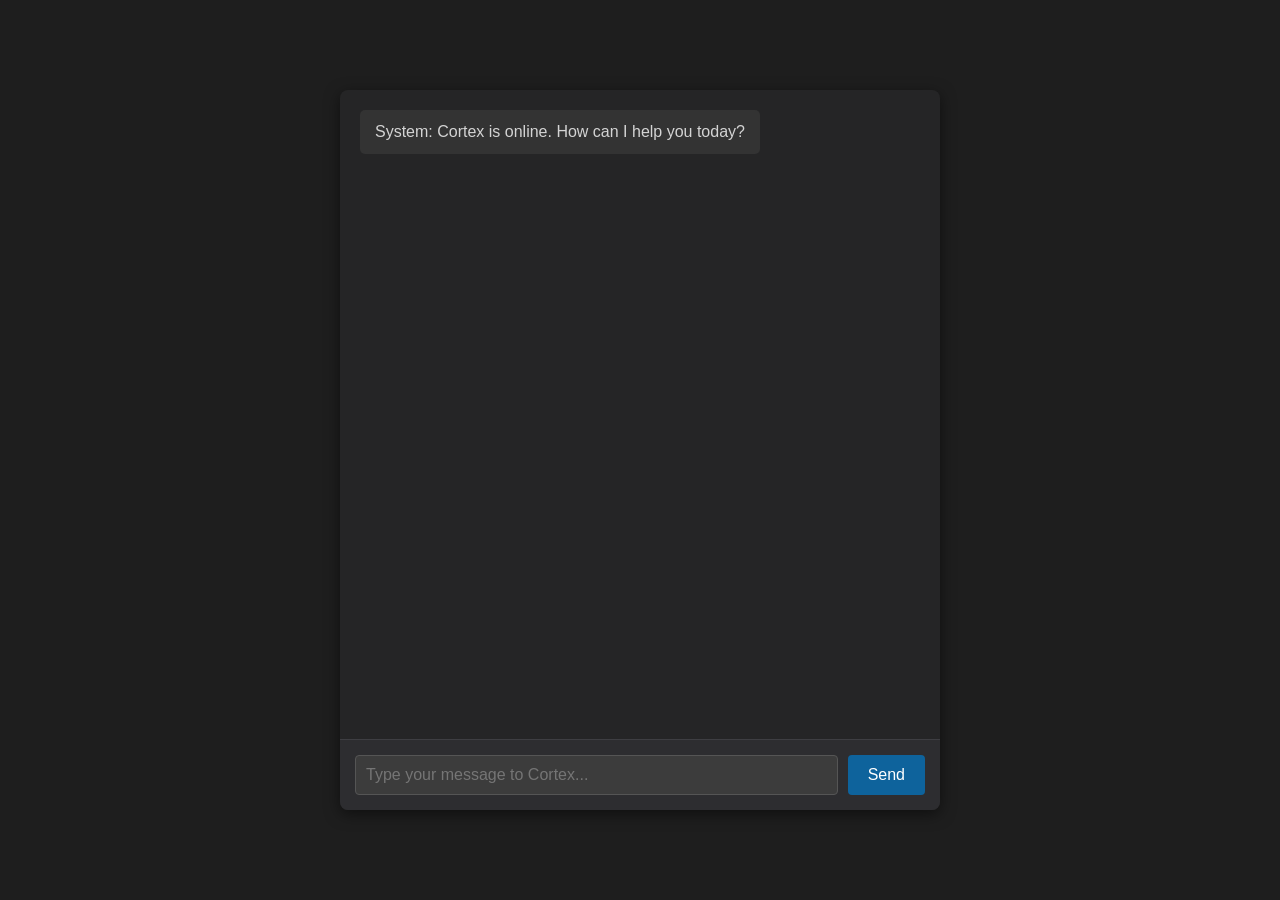
<file: chat_app/index.html>
<!DOCTYPE html>
<html lang="en">
<head>
    <meta charset="UTF-8">
    <meta name="viewport" content="width=device-width, initial-scale=1.0">
    <title>Cortex Chat Interface</title>
    <style>
        body {
            font-family: 'Segoe UI', Tahoma, Geneva, Verdana, sans-serif;
            background-color: #1e1e1e;
            color: #d4d4d4;
            display: flex;
            justify-content: center;
            align-items: center;
            height: 100vh;
            margin: 0;
        }
        #chat-container {
            width: 600px;
            height: 80vh;
            background-color: #252526;
            border-radius: 8px;
            box-shadow: 0 4px 15px rgba(0,0,0,0.5);
            display: flex;
            flex-direction: column;
            overflow: hidden;
        }
        #chat-log {
            flex-grow: 1;
            padding: 20px;
            overflow-y: auto;
            display: flex;
            flex-direction: column;
            gap: 15px;
        }
        .message {
            max-width: 80%;
            padding: 10px 15px;
            border-radius: 5px;
            line-height: 1.5;
        }
        .user-message {
            background-color: #0e639c;
            color: white;
            align-self: flex-end;
        }
        .cortex-message {
            background-color: #333333;
            color: #d4d4d4;
            align-self: flex-start;
        }
        #input-area {
            display: flex;
            padding: 15px;
            background-color: #2d2d30;
            border-top: 1px solid #3e3e42;
        }
        #user-input {
            flex-grow: 1;
            padding: 10px;
            background-color: #3c3c3c;
            border: 1px solid #555;
            color: white;
            border-radius: 4px;
            outline: none;
            font-size: 16px;
        }
        #send-btn {
            background-color: #0e639c;
            color: white;
            border: none;
            padding: 0 20px;
            margin-left: 10px;
            border-radius: 4px;
            cursor: pointer;
            font-size: 16px;
        }
        #send-btn:hover {
            background-color: #1177bb;
        }
    </style>
</head>
<body>

<div id="chat-container">
    <div id="chat-log">
        <div class="message cortex-message">System: Cortex is online. How can I help you today?</div>
    </div>
    <div id="input-area">
        <input type="text" id="user-input" placeholder="Type your message to Cortex..." autocomplete="off" />
        <button id="send-btn">Send</button>
    </div>
</div>

<script>
    const chatLog = document.getElementById('chat-log');
    const userInput = document.getElementById('user-input');
    const sendBtn = document.getElementById('send-btn');

    // Function to add a message to the chat window
    function appendMessage(text, sender) {
        const msgDiv = document.createElement('div');
        msgDiv.classList.add('message');
        msgDiv.classList.add(sender === 'user' ? 'user-message' : 'cortex-message');
        
        // Convert basic line breaks to HTML breaks for formatting
        msgDiv.innerHTML = text.replace(/\n/g, '<br>');
        
        chatLog.appendChild(msgDiv);
        chatLog.scrollTop = chatLog.scrollHeight; // Auto-scroll to bottom
    }

    // Function to send message to the FastAPI backend
    async function sendMessage() {
        const text = userInput.value.trim();
        if (!text) return;

        // Display user message instantly
        appendMessage(text, 'user');
        userInput.value = '';

        try {
            // Call the Cortex backend running on port 8000
            const response = await fetch('http://localhost:8000/chat', {
                method: 'POST',
                headers: {
                    'Content-Type': 'application/json'
                },
                body: JSON.stringify({ message: text })
            });

            if (!response.ok) throw new Error("Server error");

            const data = await response.json();
            
            // Display Cortex's response
            appendMessage(data.response, 'cortex');

        } catch (error) {
            appendMessage("Error: Could not connect to Cortex. Make sure main.py is running.", 'cortex');
            console.error(error);
        }
    }

    // Event listeners for clicking "Send" or pressing Enter
    sendBtn.addEventListener('click', sendMessage);
    userInput.addEventListener('keypress', function (e) {
        if (e.key === 'Enter') {
            sendMessage();
        }
    });
</script>

</body>
</html>
</file>
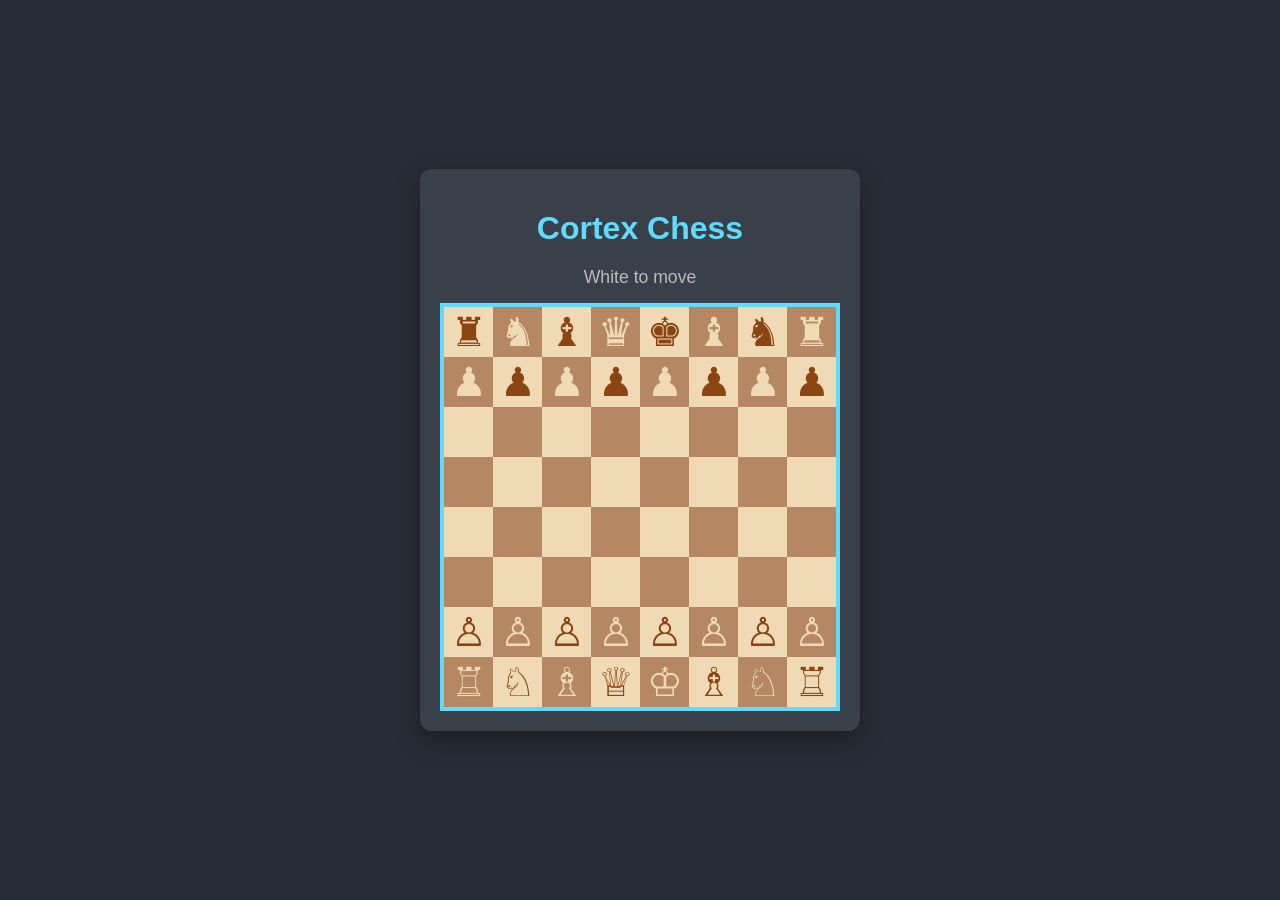
<file: cortex_chess/index.html>
<!DOCTYPE html>
<html lang="en">
<head>
    <meta charset="UTF-8">
    <meta name="viewport" content="width=device-width, initial-scale=1.0">
    <title>Cortex Chess</title>
    <style>
        body {
            font-family: Arial, sans-serif;
            display: flex;
            justify-content: center;
            align-items: center;
            min-height: 100vh;
            background-color: #282c34;
            color: #e0e0e0;
            margin: 0;
            padding: 10px;
            box-sizing: border-box;
            flex-direction: column;
        }

        .game-container {
            background-color: #3a404a;
            padding: 20px;
            border-radius: 12px;
            box-shadow: 0 10px 25px rgba(0, 0, 0, 0.3);
            text-align: center;
            max-width: 90%;
            width: 400px; /* Adjust for mobile view */
        }

        h1 {
            color: #61dafb;
            margin-bottom: 20px;
            font-size: 2em;
        }

        #game-status {
            margin-bottom: 15px;
            font-size: 1.1em;
            color: #bbbbbb;
        }

        #chessboard {
            display: grid;
            grid-template-columns: repeat(8, 1fr);
            grid-template-rows: repeat(8, 1fr);
            width: 100%;
            padding-bottom: 100%; /* Makes height equal to width */
            position: relative;
            border: 4px solid #61dafb;
            box-sizing: border-box;
        }

        .square {
            position: absolute;
            width: 12.5%; /* 1/8th of the board width */
            height: 12.5%; /* 1/8th of the board height */
            display: flex;
            justify-content: center;
            align-items: center;
            font-size: 2.5em; /* Size of the chess pieces */
            cursor: pointer;
            user-select: none;
            box-sizing: border-box;
            transition: background-color 0.1s;
        }

        .light {
            background-color: #f0d9b5;
            color: #8b4513; /* Darker piece color on light squares */
        }

        .dark {
            background-color: #b58863;
            color: #f0d9b5; /* Lighter piece color on dark squares */
        }

        .selected {
            background-color: #a0c8ff; /* Highlight for selected piece */
        }

        .highlight-move {
            background-color: #76ff03 !important; /* Green highlight for valid moves */
            opacity: 0.8;
        }

        .highlight-capture {
            background-color: #ff1744 !important; /* Red highlight for capture moves */
            opacity: 0.8;
        }
    </style>
</head>
<body>
    <div class="game-container">
        <h1>Cortex Chess</h1>
        <p id="game-status">White to move</p>
        <div id="chessboard">
            <!-- Squares will be generated by JavaScript -->
        </div>
    </div>

    <script>
        document.addEventListener('DOMContentLoaded', () => {
            const chessboardElement = document.getElementById('chessboard');
            const gameStatusElement = document.getElementById('game-status');

            // Piece Unicode characters
            const PIECES = {
                'K': '♔', 'Q': '♕', 'R': '♖', 'B': '♗', 'N': '♘', 'P': '♙',
                'k': '♚', 'q': '♛', 'r': '♜', 'b': '♝', 'n': '♞', 'p': '♟︎'
            };

            // Initial board setup (FEN string for starting position)
            let board = [
                ['r', 'n', 'b', 'q', 'k', 'b', 'n', 'r'],
                ['p', 'p', 'p', 'p', 'p', 'p', 'p', 'p'],
                ['', '', '', '', '', '', '', ''],
                ['', '', '', '', '', '', '', ''],
                ['', '', '', '', '', '', '', ''],
                ['', '', '', '', '', '', '', ''],
                ['P', 'P', 'P', 'P', 'P', 'P', 'P', 'P'],
                ['R', 'N', 'B', 'Q', 'K', 'B', 'N', 'R']
            ];

            let turn = 'white'; // 'white' or 'black'
            let selectedSquare = null; // Stores the {row, col} of the selected piece

            // --- Board Rendering ---
            const renderBoard = () => {
                chessboardElement.innerHTML = ''; // Clear existing squares
                for (let r = 0; r < 8; r++) {
                    for (let c = 0; c < 8; c++) {
                        const square = document.createElement('div');
                        square.classList.add('square');
                        square.classList.add((r + c) % 2 === 0 ? 'light' : 'dark');
                        square.style.top = `${r * 12.5}%`;
                        square.style.left = `${c * 12.5}%`;
                        square.dataset.row = r;
                        square.dataset.col = c;

                        const piece = board[r][c];
                        if (piece) {
                            square.textContent = PIECES[piece];
                        }
                        square.addEventListener('click', () => handleSquareClick(r, c));
                        chessboardElement.appendChild(square);
                    }
                }
            };

            const updateGameStatus = () => {
                gameStatusElement.textContent = `${turn === 'white' ? 'White' : 'Black'} to move`;
            };

            // --- Piece Movement Logic (Pseudo-legal, no check validation yet) ---

            const getPieceColor = (piece) => piece === piece.toUpperCase() ? 'white' : 'black';

            const isValidSquare = (r, c) => r >= 0 && r < 8 && c >= 0 && c < 8;

            const getPawnMoves = (r, c, piece, currentBoard) => {
                const moves = [];
                const direction = (getPieceColor(piece) === 'white') ? -1 : 1; // -1 for white (up), 1 for black (down)
                const startRow = (getPieceColor(piece) === 'white') ? 6 : 1;

                // Forward 1
                if (isValidSquare(r + direction, c) && !currentBoard[r + direction][c]) {
                    moves.push({ toRow: r + direction, toCol: c });
                    // Forward 2 from start
                    if (r === startRow && !currentBoard[r + 2 * direction][c]) {
                        moves.push({ toRow: r + 2 * direction, toCol: c });
                    }
                }

                // Captures
                const captureCols = [c - 1, c + 1];
                captureCols.forEach(targetC => {
                    if (isValidSquare(r + direction, targetC)) {
                        const targetPiece = currentBoard[r + direction][targetC];
                        if (targetPiece && getPieceColor(targetPiece) !== getPieceColor(piece)) {
                            moves.push({ toRow: r + direction, toCol: targetC });
                        }
                    }
                });
                return moves;
            };

            const getRookMoves = (r, c, piece, currentBoard) => {
                const moves = [];
                const directions = [[-1, 0], [1, 0], [0, -1], [0, 1]]; // Up, Down, Left, Right

                directions.forEach(([dr, dc]) => {
                    for (let i = 1; i < 8; i++) {
                        const newR = r + dr * i;
                        const newC = c + dc * i;
                        if (!isValidSquare(newR, newC)) break;

                        const targetPiece = currentBoard[newR][newC];
                        if (!targetPiece) {
                            moves.push({ toRow: newR, toCol: newC });
                        } else {
                            if (getPieceColor(targetPiece) !== getPieceColor(piece)) {
                                moves.push({ toRow: newR, toCol: newC }); // Capture
                            }
                            break; // Blocked by own or opponent piece
                        }
                    }
                });
                return moves;
            };

            const getKnightMoves = (r, c, piece, currentBoard) => {
                const moves = [];
                const offsets = [
                    [-2, -1], [-2, 1], [-1, -2], [-1, 2],
                    [1, -2], [1, 2], [2, -1], [2, 1]
                ];

                offsets.forEach(([dr, dc]) => {
                    const newR = r + dr;
                    const newC = c + dc;
                    if (isValidSquare(newR, newC)) {
                        const targetPiece = currentBoard[newR][newC];
                        if (!targetPiece || getPieceColor(targetPiece) !== getPieceColor(piece)) {
                            moves.push({ toRow: newR, toCol: newC });
                        }
                    }
                });
                return moves;
            };

            const getBishopMoves = (r, c, piece, currentBoard) => {
                const moves = [];
                const directions = [[-1, -1], [-1, 1], [1, -1], [1, 1]]; // Diagonals

                directions.forEach(([dr, dc]) => {
                    for (let i = 1; i < 8; i++) {
                        const newR = r + dr * i;
                        const newC = c + dc * i;
                        if (!isValidSquare(newR, newC)) break;

                        const targetPiece = currentBoard[newR][newC];
                        if (!targetPiece) {
                            moves.push({ toRow: newR, toCol: newC });
                        } else {
                            if (getPieceColor(targetPiece) !== getPieceColor(piece)) {
                                moves.push({ toRow: newR, toCol: newC }); // Capture
                            }
                            break; // Blocked
                        }
                    }
                });
                return moves;
            };

            const getQueenMoves = (r, c, piece, currentBoard) => {
                // Queen moves are a combination of Rook and Bishop moves
                return [...getRookMoves(r, c, piece, currentBoard), ...getBishopMoves(r, c, piece, currentBoard)];
            };

            const getKingMoves = (r, c, piece, currentBoard) => {
                const moves = [];
                const offsets = [
                    [-1, -1], [-1, 0], [-1, 1],
                    [0, -1],           [0, 1],
                    [1, -1], [1, 0], [1, 1]
                ];

                offsets.forEach(([dr, dc]) => {
                    const newR = r + dr;
                    const newC = c + dc;
                    if (isValidSquare(newR, newC)) {
                        const targetPiece = currentBoard[newR][newC];
                        if (!targetPiece || getPieceColor(targetPiece) !== getPieceColor(piece)) {
                            moves.push({ toRow: newR, toCol: newC });
                        }
                    }
                });
                return moves;
            };


            const getLegalMoves = (r, c, currentBoard = board) => {
                const piece = currentBoard[r][c];
                if (!piece || getPieceColor(piece) !== turn) return [];

                let moves = [];
                switch (piece.toLowerCase()) {
                    case 'p': moves = getPawnMoves(r, c, piece, currentBoard); break;
                    case 'r': moves = getRookMoves(r, c, piece, currentBoard); break;
                    case 'n': moves = getKnightMoves(r, c, piece, currentBoard); break;
                    case 'b': moves = getBishopMoves(r, c, piece, currentBoard); break;
                    case 'q': moves = getQueenMoves(r, c, piece, currentBoard); break;
                    case 'k': moves = getKingMoves(r, c, piece, currentBoard); break;
                }
                // TODO: Filter out moves that leave the king in check
                return moves;
            };

            const highlightMoves = (moves) => {
                chessboardElement.querySelectorAll('.square').forEach(square => {
                    square.classList.remove('highlight-move', 'highlight-capture');
                });

                moves.forEach(move => {
                    const targetSquare = chessboardElement.querySelector(`[data-row="${move.toRow}"][data-col="${move.toCol}"]`);
                    if (targetSquare) {
                        if (board[move.toRow][move.toCol]) { // Is it a capture?
                            targetSquare.classList.add('highlight-capture');
                        } else {
                            targetSquare.classList.add('highlight-move');
                        }
                    }
                });
            };

            const clearHighlights = () => {
                chessboardElement.querySelectorAll('.square').forEach(square => {
                    square.classList.remove('selected', 'highlight-move', 'highlight-capture');
                });
            };

            // --- Event Handling ---
            const handleSquareClick = (r, c) => {
                clearHighlights(); // Clear previous highlights

                const clickedPiece = board[r][c];
                const clickedColor = clickedPiece ? getPieceColor(clickedPiece) : null;

                if (selectedSquare) {
                    // A piece is already selected, try to move it
                    const moves = getLegalMoves(selectedSquare.row, selectedSquare.col);
                    const isValidMove = moves.some(move => move.toRow === r && move.toCol === c);

                    if (isValidMove) {
                        // Make the move
                        board[r][c] = board[selectedSquare.row][selectedSquare.col];
                        board[selectedSquare.row][selectedSquare.col] = '';
                        turn = (turn === 'white') ? 'black' : 'white'; // Switch turn
                        selectedSquare = null;
                        renderBoard();
                        updateGameStatus();
                        // TODO: Check for check/checkmate/stalemate
                        // TODO: If AI's turn, make AI move
                    } else {
                        // Invalid move or clicked on own piece, deselect
                        selectedSquare = null;
                        if (clickedColor === turn) {
                            // If clicked on another of own pieces, select it
                            selectedSquare = { row: r, col: c };
                            chessboardElement.querySelector(`[data-row="${r}"][data-col="${c}"]`).classList.add('selected');
                            highlightMoves(getLegalMoves(r, c));
                        }
                    }
                } else {
                    // No piece selected, try to select one
                    if (clickedPiece && clickedColor === turn) {
                        selectedSquare = { row: r, col: c };
                        chessboardElement.querySelector(`[data-row="${r}"][data-col="${c}"]`).classList.add('selected');
                        highlightMoves(getLegalMoves(r, c));
                    }
                }
            };

            // --- AI Logic (Placeholder - will implement a simple AI later) ---
            const makeAIMove = () => {
                // This will be implemented later. For now, it's manual play.
                // A simple AI would:
                // 1. Get all legal moves for the current player (AI).
                // 2. Evaluate each move (e.g., material gain, king safety).
                // 3. Choose the best move (or a random good move).
                // 4. Apply the move.
            };

            // Initial setup
            renderBoard();
            updateGameStatus();
        });
    </script>
</body>
</html>
</file>
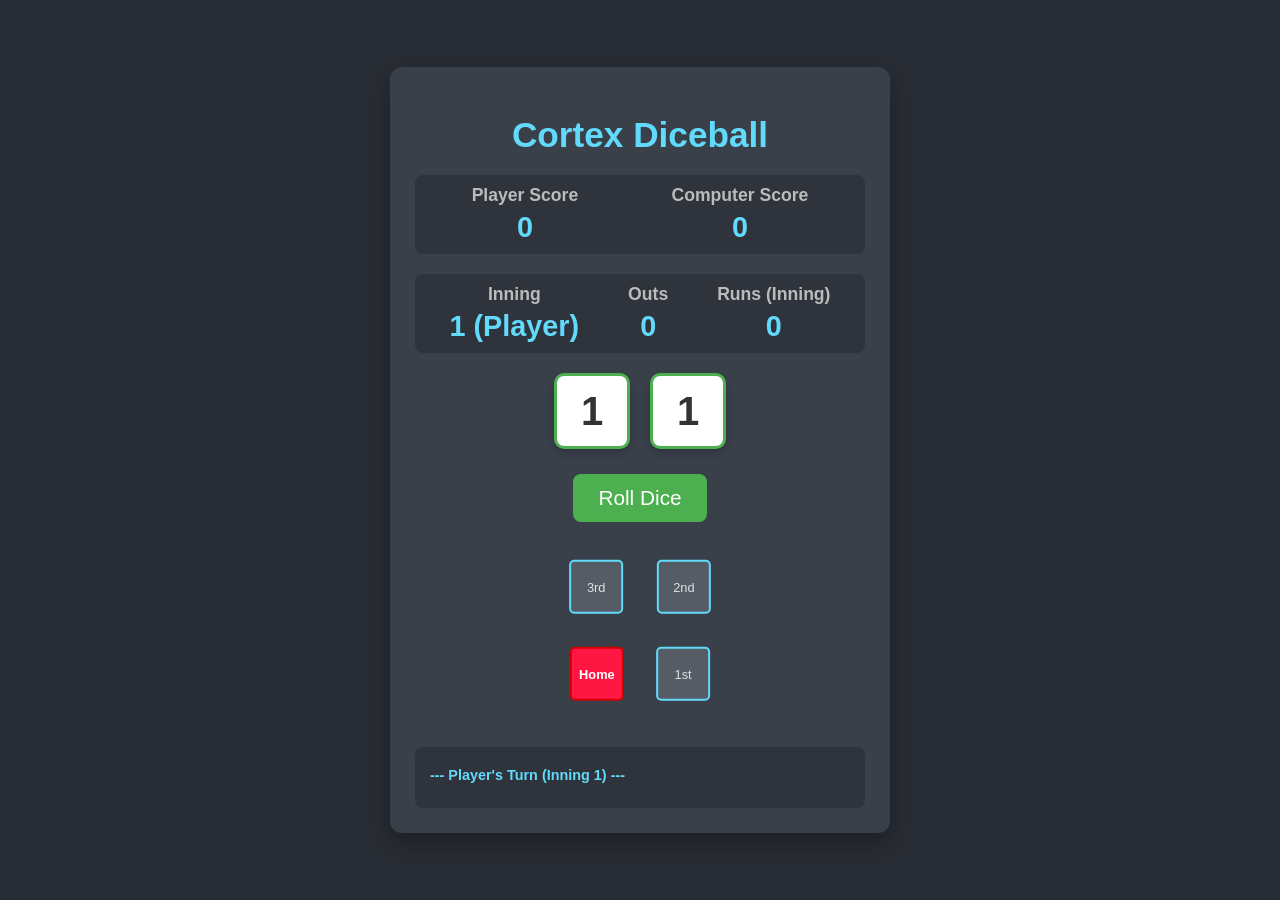
<file: cortex_diceball/index.html>
<!DOCTYPE html>
<html lang="en">
<head>
    <meta charset="UTF-8">
    <meta name="viewport" content="width=device-width, initial-scale=1.0">
    <title>Cortex Diceball</title>
    <style>
        body {
            font-family: 'Segoe UI', Tahoma, Geneva, Verdana, sans-serif;
            display: flex;
            justify-content: center;
            align-items: center;
            min-height: 100vh;
            background-color: #282c34;
            color: #e0e0e0;
            margin: 0;
            padding: 15px;
            box-sizing: border-box;
            flex-direction: column;
        }

        .game-container {
            background-color: #3a404a;
            padding: 25px;
            border-radius: 12px;
            box-shadow: 0 10px 25px rgba(0, 0, 0, 0.3);
            text-align: center;
            max-width: 90%;
            width: 450px;
        }

        h1 {
            color: #61dafb;
            margin-bottom: 20px;
            font-size: 2.2em;
        }

        .scoreboard {
            display: flex;
            justify-content: space-around;
            margin-bottom: 20px;
            padding: 10px;
            background-color: #2f343c;
            border-radius: 8px;
        }

        .score-item {
            text-align: center;
        }

        .score-item h2 {
            margin: 0;
            font-size: 1.1em;
            color: #bbbbbb;
        }

        .score-item p {
            margin: 5px 0 0;
            font-size: 1.8em;
            font-weight: bold;
            color: #61dafb;
        }

        #dice-container {
            display: flex;
            justify-content: center;
            gap: 20px;
            margin-bottom: 25px;
        }

        .die {
            width: 70px;
            height: 70px;
            background-color: #fff;
            border: 3px solid #4caf50;
            border-radius: 10px;
            display: flex;
            justify-content: center;
            align-items: center;
            font-size: 2.5em;
            font-weight: bold;
            color: #333;
            box-shadow: 0 4px 8px rgba(0, 0, 0, 0.2);
        }

        #roll-button {
            padding: 12px 25px;
            font-size: 1.3em;
            background-color: #4caf50;
            color: white;
            border: none;
            border-radius: 8px;
            cursor: pointer;
            transition: background-color 0.2s, transform 0.1s;
            margin-bottom: 20px;
        }

        #roll-button:hover:not(:disabled) {
            background-color: #43a047;
            transform: translateY(-2px);
        }

        #roll-button:disabled {
            background-color: #66bb6a;
            cursor: not-allowed;
            opacity: 0.7;
        }

        #bases-container {
            display: grid;
            grid-template-areas:
                ". second ."
                "third . first"
                ". home .";
            gap: 5px;
            width: 180px; /* Diamond shape */
            height: 180px;
            margin: 0 auto 25px;
            position: relative;
            transform: rotate(45deg);
        }

        .base {
            width: 50px;
            height: 50px;
            background-color: #555c66;
            border: 2px solid #61dafb;
            display: flex;
            justify-content: center;
            align-items: center;
            font-size: 0.8em;
            color: #e0e0e0;
            border-radius: 5px; /* Slightly rounded for bases */
            position: relative;
            transform: rotate(-45deg); /* Counter-rotate text */
        }
        .base.occupied {
            background-color: #ffeb3b;
            border-color: #fbc02d;
            color: #333;
            font-weight: bold;
        }

        #first-base { grid-area: first; }
        #second-base { grid-area: second; }
        #third-base { grid-area: third; }
        #home-plate {
            grid-area: home;
            background-color: #ff1744;
            border-color: #d50000;
            color: white;
            font-weight: bold;
        }

        #game-log {
            background-color: #2f343c;
            padding: 15px;
            border-radius: 8px;
            max-height: 150px;
            overflow-y: auto;
            text-align: left;
            font-size: 0.9em;
            color: #bbbbbb;
            margin-top: 20px;
        }

        #game-log p {
            margin: 5px 0;
            border-bottom: 1px dashed #4a505c;
            padding-bottom: 5px;
        }
        #game-log p:last-child {
            border-bottom: none;
        }

        .message-inning {
            color: #61dafb;
            font-weight: bold;
        }
        .message-event {
            color: #4caf50;
        }
        .message-out {
            color: #ff1744;
        }
        .message-run {
            color: #ffeb3b;
            font-weight: bold;
        }
        .message-game-end {
            color: #fff;
            font-weight: bold;
            font-size: 1.1em;
        }
    </style>
</head>
<body>
    <div class="game-container">
        <h1>Cortex Diceball</h1>

        <div class="scoreboard">
            <div class="score-item">
                <h2>Player Score</h2>
                <p id="player-total-score">0</p>
            </div>
            <div class="score-item">
                <h2>Computer Score</h2>
                <p id="computer-total-score">0</p>
            </div>
        </div>

        <div class="scoreboard">
            <div class="score-item">
                <h2>Inning</h2>
                <p id="current-inning">1</p>
            </div>
            <div class="score-item">
                <h2>Outs</h2>
                <p id="current-outs">0</p>
            </div>
            <div class="score-item">
                <h2>Runs (Inning)</h2>
                <p id="inning-runs">0</p>
            </div>
        </div>

        <div id="dice-container">
            <div class="die" id="die1">1</div>
            <div class="die" id="die2">1</div>
        </div>

        <button id="roll-button">Roll Dice</button>

        <div id="bases-container">
            <div class="base" id="first-base">1st</div>
            <div class="base" id="second-base">2nd</div>
            <div class="base" id="third-base">3rd</div>
            <div class="base" id="home-plate">Home</div>
        </div>

        <div id="game-log"></div>
    </div>

    <script>
        document.addEventListener('DOMContentLoaded', () => {
            const die1Element = document.getElementById('die1');
            const die2Element = document.getElementById('die2');
            const rollButton = document.getElementById('roll-button');
            const currentInningElement = document.getElementById('current-inning');
            const currentOutsElement = document.getElementById('current-outs');
            const inningRunsElement = document.getElementById('inning-runs');
            const playerTotalScoreElement = document.getElementById('player-total-score');
            const computerTotalScoreElement = document.getElementById('computer-total-score');
            const firstBaseElement = document.getElementById('first-base');
            const secondBaseElement = document.getElementById('second-base');
            const thirdBaseElement = document.getElementById('third-base');
            const gameLogElement = document.getElementById('game-log');

            const MAX_INNINGS = 9;

            let gameState = {
                inning: 1,
                isPlayerTurn: true,
                outs: 0,
                inningRuns: 0,
                bases: [false, false, false], // [1st, 2nd, 3rd]
                playerScore: 0,
                computerScore: 0,
                gameOver: false
            };

            const logMessage = (message, type = '') => {
                const p = document.createElement('p');
                p.innerHTML = message;
                if (type) p.classList.add(type);
                gameLogElement.prepend(p); // Add to top
                if (gameLogElement.children.length > 20) { // Keep log manageable
                    gameLogElement.removeChild(gameLogElement.lastChild);
                }
            };

            const updateUI = () => {
                currentInningElement.textContent = `${gameState.inning} (${gameState.isPlayerTurn ? 'Player' : 'Computer'})`;
                currentOutsElement.textContent = gameState.outs;
                inningRunsElement.textContent = gameState.inningRuns;
                playerTotalScoreElement.textContent = gameState.playerScore;
                computerTotalScoreElement.textContent = gameState.computerScore;

                firstBaseElement.classList.toggle('occupied', gameState.bases[0]);
                secondBaseElement.classList.toggle('occupied', gameState.bases[1]);
                thirdBaseElement.classList.toggle('occupied', gameState.bases[2]);

                rollButton.disabled = gameState.gameOver;
                if (gameState.gameOver) {
                    rollButton.textContent = 'Game Over';
                }
            };

            const resetInning = () => {
                gameState.outs = 0;
                gameState.inningRuns = 0;
                gameState.bases = [false, false, false];
                updateUI();
            };

            const advanceRunners = (eventText) => {
                let runsScoredThisPlay = 0;

                // Helper to score a runner
                const scoreRunner = (baseNum) => {
                    if (gameState.bases[baseNum - 1]) {
                        runsScoredThisPlay++;
                        gameState.inningRuns++;
                        logMessage(`<span class="message-run">A runner scored from ${baseNum}st/nd/rd base!</span>`, 'message-run');
                    }
                };

                // Advance based on event
                switch (eventText) {
                    case 'Home Run':
                        scoreRunner(3); scoreRunner(2); scoreRunner(1); // Clear bases
                        runsScoredThisPlay++; // Batter scores
                        gameState.inningRuns++;
                        gameState.bases = [false, false, false]; // Bases cleared
                        logMessage(`<span class="message-run">HOME RUN!</span>`, 'message-run');
                        break;
                    case 'Triple':
                        scoreRunner(3); scoreRunner(2); scoreRunner(1);
                        gameState.bases = [false, false, true]; // Batter on 3rd
                        break;
                    case 'Double':
                        scoreRunner(3); scoreRunner(2);
                        gameState.bases = [false, true, false]; // Batter on 2nd
                        if (gameState.bases[0]) gameState.bases[2] = true; // 1st to 3rd
                        break;
                    case 'Single':
                    case 'Walk': // Walk has same base advancement as single in Diceball
                        scoreRunner(3); // 3rd scores
                        if (gameState.bases[1]) gameState.bases[2] = true; // 2nd to 3rd
                        if (gameState.bases[0]) gameState.bases[1] = true; // 1st to 2nd
                        gameState.bases[0] = true; // Batter on 1st
                        break;
                }
                // Update total score after inningRuns are calculated
                if (gameState.isPlayerTurn) {
                    gameState.playerScore += runsScoredThisPlay;
                } else {
                    gameState.computerScore += runsScoredThisPlay;
                }
                updateUI();
            };

            const handleRollOutcome = (die1, die2) => {
                const sum = die1 + die2;
                let eventText = '';
                let outsToAdd = 0;

                if (die1 === die2) { // Doubles
                    switch (die1) {
                        case 1: // Snake Eyes
                            eventText = 'Triple Play!';
                            outsToAdd = 3;
                            break;
                        case 2:
                            eventText = 'Double Play!';
                            outsToAdd = 2;
                            break;
                        case 3:
                            eventText = 'Home Run!';
                            advanceRunners(eventText);
                            break;
                        case 4:
                            eventText = 'Triple!';
                            advanceRunners(eventText);
                            break;
                        case 5:
                            eventText = 'Double!';
                            advanceRunners(eventText);
                            break;
                        case 6:
                            eventText = 'Walk!'; // Acts like a single for base advancement
                            advanceRunners(eventText);
                            break;
                    }
                } else { // Non-doubles
                    switch (sum) {
                        case 7:
                            eventText = 'Single!';
                            advanceRunners(eventText);
                            break;
                        case 8:
                        case 9:
                        case 10:
                        case 11:
                            eventText = 'Out!';
                            outsToAdd = 1;
                            break;
                        case 12:
                            eventText = 'Home Run!';
                            advanceRunners(eventText);
                            break;
                    }
                }

                logMessage(`${gameState.isPlayerTurn ? 'Player' : 'Computer'} rolled ${die1} and ${die2}. Result: <span class="message-event">${eventText}</span>`);

                gameState.outs += outsToAdd;
                if (outsToAdd > 0) {
                    logMessage(`<span class="message-out">${outsToAdd} out${outsToAdd > 1 ? 's' : ''} added! Total outs: ${gameState.outs}</span>`, 'message-out');
                }

                updateUI();

                if (gameState.outs >= 3) {
                    endBattingTurn();
                }
            };

            const endBattingTurn = () => {
                logMessage(`<span class="message-inning">${gameState.isPlayerTurn ? 'Player' : 'Computer'}'s turn ends. ${gameState.inningRuns} runs scored this inning.</span>`, 'message-inning');
                resetInning();
                gameState.isPlayerTurn = !gameState.isPlayerTurn;

                if (gameState.isPlayerTurn === false && gameState.inning <= MAX_INNINGS) {
                    // It's the computer's turn, make it roll automatically
                    logMessage(`<span class="message-inning">--- Computer's Turn (Inning ${gameState.inning}) ---</span>`, 'message-inning');
                    setTimeout(computerTurn, 1500); // Give a slight delay for readability
                } else if (gameState.isPlayerTurn === true && gameState.inning < MAX_INNINGS) {
                    gameState.inning++;
                    logMessage(`<span class="message-inning">--- Player's Turn (Inning ${gameState.inning}) ---</span>`, 'message-inning');
                    updateUI();
                } else if (gameState.isPlayerTurn === false && gameState.inning > MAX_INNINGS) {
                    // Both teams finished 9 innings
                    endGame();
                } else if (gameState.isPlayerTurn === true && gameState.inning === MAX_INNINGS && !gameState.gameOver) {
                    // Player's last turn in 9th inning
                    logMessage(`<span class="message-inning">--- Player's Final Turn (Inning ${gameState.inning}) ---</span>`, 'message-inning');
                    updateUI();
                }
                 // Special case: If it's the bottom of the 9th and computer has higher score, end game
                if (gameState.inning === MAX_INNINGS && gameState.isPlayerTurn === false && gameState.computerScore > gameState.playerScore) {
                    endGame();
                }
            };

            const computerTurn = () => {
                if (gameState.gameOver || gameState.outs >= 3) return; // Should not happen if called correctly

                const die1 = Math.floor(Math.random() * 6) + 1;
                const die2 = Math.floor(Math.random() * 6) + 1;
                die1Element.textContent = die1;
                die2Element.textContent = die2;

                handleRollOutcome(die1, die2);

                if (gameState.outs < 3 && !gameState.gameOver) {
                    setTimeout(computerTurn, 2000); // Continue computer's turn after a delay
                }
            };

            const endGame = () => {
                gameState.gameOver = true;
                let finalMessage = 'Game Over! ';
                if (gameState.playerScore > gameState.computerScore) {
                    finalMessage += `Player Wins with ${gameState.playerScore} to ${gameState.computerScore}!`;
                } else if (gameState.computerScore > gameState.playerScore) {
                    finalMessage += `Computer Wins with ${gameState.computerScore} to ${gameState.playerScore}!`;
                } else {
                    finalMessage += `It's a Tie! ${gameState.playerScore} to ${gameState.computerScore}.`;
                }
                logMessage(`<span class="message-game-end">${finalMessage}</span>`, 'message-game-end');
                alert(finalMessage);
                updateUI();
            };

            rollButton.addEventListener('click', () => {
                if (gameState.gameOver || !gameState.isPlayerTurn) return;

                const die1 = Math.floor(Math.random() * 6) + 1;
                const die2 = Math.floor(Math.random() * 6) + 1;
                die1Element.textContent = die1;
                die2Element.textContent = die2;

                handleRollOutcome(die1, die2);
            });

            // Initial setup
            logMessage(`<span class="message-inning">--- Player's Turn (Inning 1) ---</span>`, 'message-inning');
            updateUI();
        });
    </script>
</body>
</html>
</file>
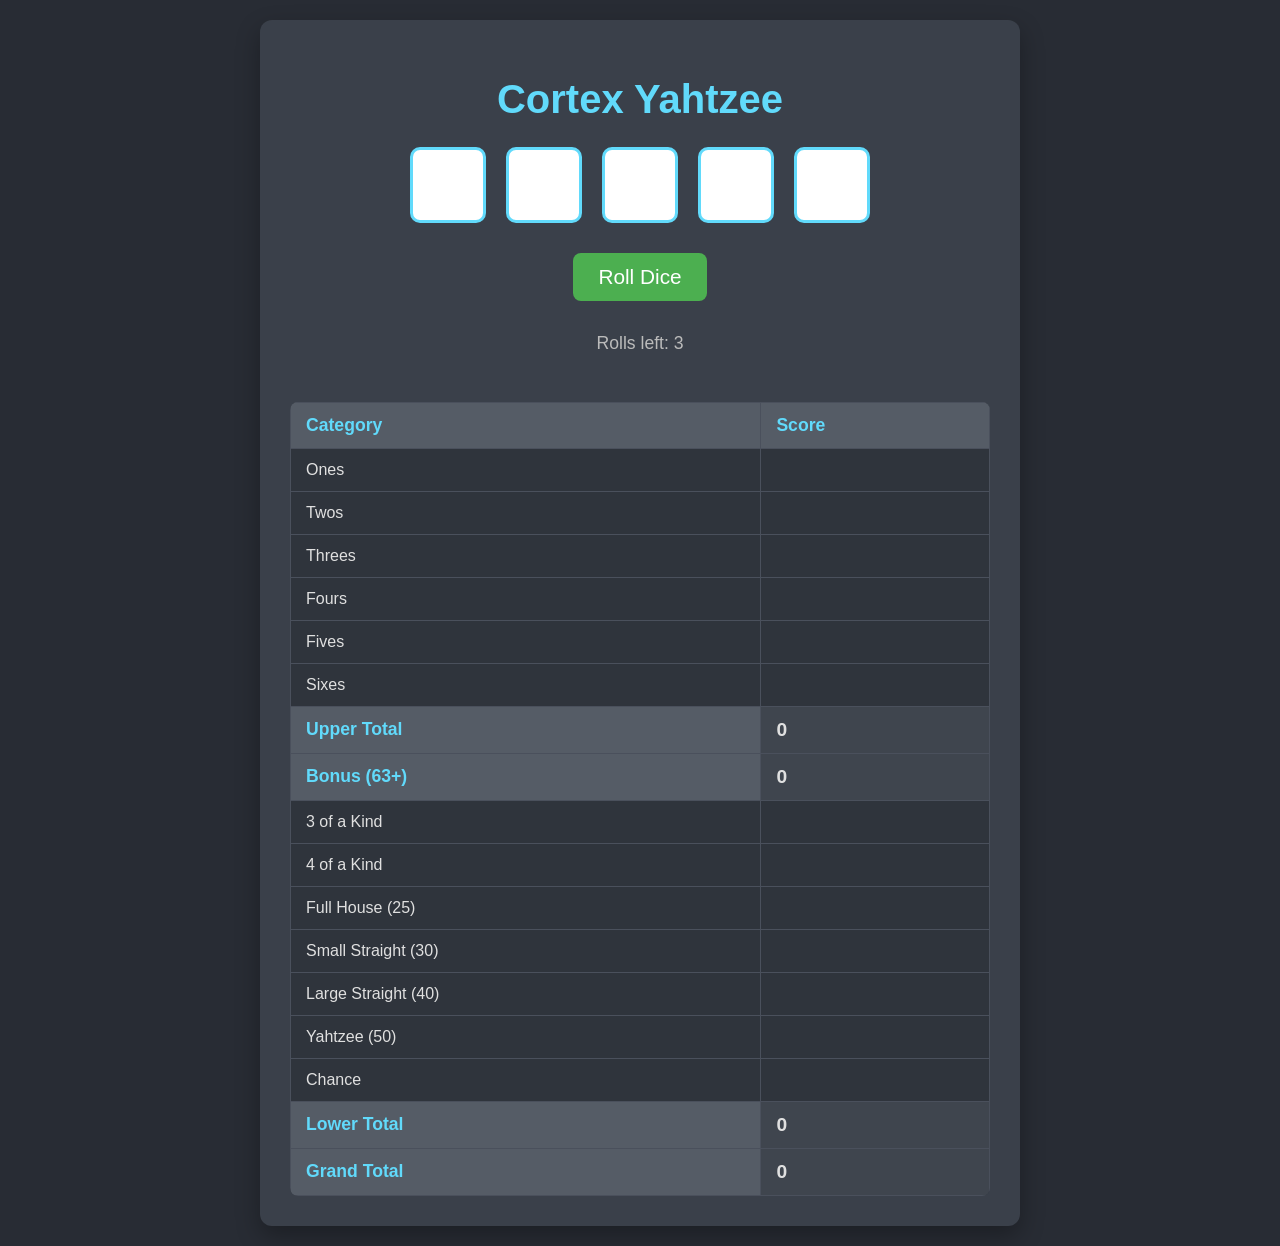
<file: cortex_yatzee/index.html>
<!DOCTYPE html>
<html lang="en">
<head>
    <meta charset="UTF-8">
    <meta name="viewport" content="width=device-width, initial-scale=1.0">
    <title>Cortex Yahtzee</title>
    <style>
        body {
            font-family: 'Segoe UI', Tahoma, Geneva, Verdana, sans-serif;
            display: flex;
            justify-content: center;
            align-items: center;
            min-height: 100vh;
            background-color: #282c34;
            color: #e0e0e0;
            margin: 0;
            padding: 20px;
            box-sizing: border-box;
        }

        .game-container {
            background-color: #3a404a;
            padding: 30px;
            border-radius: 12px;
            box-shadow: 0 10px 25px rgba(0, 0, 0, 0.3);
            text-align: center;
            max-width: 90%;
            width: 700px;
        }

        h1 {
            color: #61dafb;
            margin-bottom: 25px;
            font-size: 2.5em;
        }

        #dice-container {
            display: flex;
            justify-content: center;
            gap: 20px;
            margin-bottom: 30px;
        }

        .die {
            width: 70px;
            height: 70px;
            background-color: #fff;
            border: 3px solid #61dafb;
            border-radius: 10px;
            display: flex;
            justify-content: center;
            align-items: center;
            font-size: 2.5em;
            font-weight: bold;
            color: #333;
            cursor: pointer;
            transition: background-color 0.2s, border-color 0.2s, transform 0.1s;
        }

        .die:hover {
            transform: translateY(-3px);
            box-shadow: 0 5px 10px rgba(0, 0, 0, 0.2);
        }

        .die.locked {
            background-color: #ffeb3b;
            border-color: #fbc02d;
            box-shadow: inset 0 0 10px rgba(0, 0, 0, 0.3);
        }

        #roll-section {
            display: flex;
            flex-direction: column;
            align-items: center;
            margin-bottom: 30px;
        }

        #roll-button {
            padding: 12px 25px;
            font-size: 1.3em;
            background-color: #4caf50;
            color: white;
            border: none;
            border-radius: 8px;
            cursor: pointer;
            transition: background-color 0.2s, transform 0.1s;
            margin-bottom: 15px;
        }

        #roll-button:hover:not(:disabled) {
            background-color: #43a047;
            transform: translateY(-2px);
        }

        #roll-button:disabled {
            background-color: #66bb6a;
            cursor: not-allowed;
            opacity: 0.7;
        }

        #rolls-left {
            font-size: 1.1em;
            color: #bbbbbb;
        }

        #scorecard {
            width: 100%;
            border-collapse: collapse;
            margin-top: 20px;
            background-color: #2f343c;
            border-radius: 8px;
            overflow: hidden;
        }

        #scorecard th, #scorecard td {
            padding: 12px 15px;
            border: 1px solid #4a505c;
            text-align: left;
        }

        #scorecard th {
            background-color: #555c66;
            color: #61dafb;
            font-size: 1.1em;
        }

        #scorecard td {
            color: #e0e0e0;
        }

        .score-category {
            cursor: pointer;
            transition: background-color 0.2s;
        }

        .score-category:hover:not(.assigned) {
            background-color: #4a505c;
        }

        .score-category.assigned {
            background-color: #555c66;
            color: #a0a0a0;
            cursor: not-allowed;
        }

        .potential-score {
            font-weight: bold;
            color: #ffeb3b;
        }

        .total-row th, .total-row td {
            font-weight: bold;
            background-color: #3f454e;
            color: #61dafb;
            font-size: 1.2em;
        }
    </style>
</head>
<body>
    <div class="game-container">
        <h1>Cortex Yahtzee</h1>

        <div id="dice-container">
            <div class="die" id="die0"></div>
            <div class="die" id="die1"></div>
            <div class="die" id="die2"></div>
            <div class="die" id="die3"></div>
            <div class="die" id="die4"></div>
        </div>

        <div id="roll-section">
            <button id="roll-button">Roll Dice</button>
            <p id="rolls-left">Rolls left: 3</p>
        </div>

        <table id="scorecard">
            <thead>
                <tr>
                    <th>Category</th>
                    <th>Score</th>
                </tr>
            </thead>
            <tbody>
                <!-- Upper Section -->
                <tr id="score-ones" class="score-category">
                    <td>Ones</td>
                    <td data-category="ones"></td>
                </tr>
                <tr id="score-twos" class="score-category">
                    <td>Twos</td>
                    <td data-category="twos"></td>
                </tr>
                <tr id="score-threes" class="score-category">
                    <td>Threes</td>
                    <td data-category="threes"></td>
                </tr>
                <tr id="score-fours" class="score-category">
                    <td>Fours</td>
                    <td data-category="fours"></td>
                </tr>
                <tr id="score-fives" class="score-category">
                    <td>Fives</td>
                    <td data-category="fives"></td>
                </tr>
                <tr id="score-sixes" class="score-category">
                    <td>Sixes</td>
                    <td data-category="sixes"></td>
                </tr>
                <tr class="total-row">
                    <th>Upper Total</th>
                    <td id="upper-total">0</td>
                </tr>
                <tr class="total-row">
                    <th>Bonus (63+)</th>
                    <td id="bonus-score">0</td>
                </tr>

                <!-- Lower Section -->
                <tr id="score-three-of-a-kind" class="score-category">
                    <td>3 of a Kind</td>
                    <td data-category="threeOfAKind"></td>
                </tr>
                <tr id="score-four-of-a-kind" class="score-category">
                    <td>4 of a Kind</td>
                    <td data-category="fourOfAKind"></td>
                </tr>
                <tr id="score-full-house" class="score-category">
                    <td>Full House (25)</td>
                    <td data-category="fullHouse"></td>
                </tr>
                <tr id="score-small-straight" class="score-category">
                    <td>Small Straight (30)</td>
                    <td data-category="smallStraight"></td>
                </tr>
                <tr id="score-large-straight" class="score-category">
                    <td>Large Straight (40)</td>
                    <td data-category="largeStraight"></td>
                </tr>
                <tr id="score-yahtzee" class="score-category">
                    <td>Yahtzee (50)</td>
                    <td data-category="yahtzee"></td>
                </tr>
                <tr id="score-chance" class="score-category">
                    <td>Chance</td>
                    <td data-category="chance"></td>
                </tr>
                <tr class="total-row">
                    <th>Lower Total</th>
                    <td id="lower-total">0</td>
                </tr>
                <tr class="total-row">
                    <th>Grand Total</th>
                    <td id="grand-total">0</td>
                </tr>
            </tbody>
        </table>
    </div>

    <script>
        document.addEventListener('DOMContentLoaded', () => {
            const diceElements = Array.from(document.querySelectorAll('.die'));
            const rollButton = document.getElementById('roll-button');
            const rollsLeftElement = document.getElementById('rolls-left');
            const scorecardTable = document.getElementById('scorecard');

            let diceValues = [0, 0, 0, 0, 0];
            let lockedDice = [false, false, false, false, false];
            let rollsLeft = 3;
            let currentTurn = 1;
            const maxTurns = 13; // 13 categories
            let scores = {
                'ones': null, 'twos': null, 'threes': null, 'fours': null, 'fives': null, 'sixes': null,
                'threeOfAKind': null, 'fourOfAKind': null, 'fullHouse': null, 'smallStraight': null,
                'largeStraight': null, 'yahtzee': null, 'chance': null
            };

            // --- Game Initialization & Reset ---
            const initGame = () => {
                resetTurn();
                updateScorecardDisplay();
                updateTotals();
            };

            const resetTurn = () => {
                diceValues = [0, 0, 0, 0, 0];
                lockedDice = [false, false, false, false, false];
                rollsLeft = 3;
                diceElements.forEach((die, index) => {
                    die.textContent = '';
                    die.classList.remove('locked');
                });
                updateRollsLeftDisplay();
                rollButton.disabled = false;
                clearPotentialScores();
            };

            const updateRollsLeftDisplay = () => {
                rollsLeftElement.textContent = `Rolls left: ${rollsLeft}`;
            };

            const clearPotentialScores = () => {
                scorecardTable.querySelectorAll('td[data-category]').forEach(td => {
                    if (scores[td.dataset.category] === null) {
                        td.textContent = '';
                        td.classList.remove('potential-score');
                    }
                });
            };

            // --- Dice Rolling ---
            const rollDice = () => {
                if (rollsLeft === 0) return;

                rollsLeft--;
                updateRollsLeftDisplay();

                diceElements.forEach((die, index) => {
                    if (!lockedDice[index]) {
                        const randomNumber = Math.floor(Math.random() * 6) + 1;
                        diceValues[index] = randomNumber;
                        die.textContent = randomNumber;
                    }
                });

                if (rollsLeft === 0) {
                    rollButton.disabled = true;
                }
                updatePotentialScores();
            };

            const toggleLock = (index) => {
                if (rollsLeft === 3) return; // Cannot lock before first roll
                lockedDice[index] = !lockedDice[index];
                diceElements[index].classList.toggle('locked', lockedDice[index]);
            };

            // --- Scoring Logic ---

            // Helper to count frequencies of dice values
            const getCounts = (dice) => {
                const counts = {};
                dice.forEach(die => {
                    counts[die] = (counts[die] || 0) + 1;
                });
                return counts;
            };

            // Upper Section Scores
            const getNumberScore = (number, dice) => {
                return dice.filter(die => die === number).length * number;
            };

            // Lower Section Scores
            const getThreeOfAKindScore = (dice) => {
                const counts = getCounts(dice);
                if (Object.values(counts).some(count => count >= 3)) {
                    return dice.reduce((sum, die) => sum + die, 0);
                }
                return 0;
            };

            const getFourOfAKindScore = (dice) => {
                const counts = getCounts(dice);
                if (Object.values(counts).some(count => count >= 4)) {
                    return dice.reduce((sum, die) => sum + die, 0);
                }
                return 0;
            };

            const getFullHouseScore = (dice) => {
                const counts = getCounts(dice);
                const values = Object.values(counts);
                if ((values.includes(2) && values.includes(3)) || (values.includes(5))) { // Yahtzee also counts as Full House
                    return 25;
                }
                return 0;
            };

            const getStraightScore = (dice, length) => {
                const uniqueSortedDice = Array.from(new Set(dice)).sort((a, b) => a - b);
                if (uniqueSortedDice.length < length) return 0;

                // Check for small straight (4 consecutive)
                for (let i = 0; i <= uniqueSortedDice.length - length; i++) {
                    let consecutive = true;
                    for (let j = 0; j < length - 1; j++) {
                        if (uniqueSortedDice[i + j + 1] !== uniqueSortedDice[i + j] + 1) {
                            consecutive = false;
                            break;
                        }
                    }
                    if (consecutive) return length === 4 ? 30 : 40; // Small Straight (4) or Large Straight (5)
                }
                return 0;
            };


            const getYahtzeeScore = (dice) => {
                const counts = getCounts(dice);
                return Object.values(counts).includes(5) ? 50 : 0;
            };

            const getChanceScore = (dice) => {
                return dice.reduce((sum, die) => sum + die, 0);
            };

            const calculateCategoryScore = (category, dice) => {
                switch (category) {
                    case 'ones': return getNumberScore(1, dice);
                    case 'twos': return getNumberScore(2, dice);
                    case 'threes': return getNumberScore(3, dice);
                    case 'fours': return getNumberScore(4, dice);
                    case 'fives': return getNumberScore(5, dice);
                    case 'sixes': return getNumberScore(6, dice);
                    case 'threeOfAKind': return getThreeOfAKindScore(dice);
                    case 'fourOfAKind': return getFourOfAKindScore(dice);
                    case 'fullHouse': return getFullHouseScore(dice);
                    case 'smallStraight': return getStraightScore(dice, 4);
                    case 'largeStraight': return getStraightScore(dice, 5);
                    case 'yahtzee': return getYahtzeeScore(dice);
                    case 'chance': return getChanceScore(dice);
                    default: return 0;
                }
            };

            const updatePotentialScores = () => {
                clearPotentialScores(); // Clear previous potential scores
                if (rollsLeft === 3) return; // Don't show potential scores before first roll

                scorecardTable.querySelectorAll('td[data-category]').forEach(td => {
                    const category = td.dataset.category;
                    if (scores[category] === null) { // Only update if not yet assigned
                        const potential = calculateCategoryScore(category, diceValues);
                        td.textContent = potential;
                        td.classList.add('potential-score');
                    }
                });
            };

            const assignScore = (category) => {
                if (scores[category] !== null || rollsLeft === 3) return; // Already assigned or no rolls made yet

                const score = calculateCategoryScore(category, diceValues);
                scores[category] = score;

                // Update UI
                const tdElement = scorecardTable.querySelector(`td[data-category="${category}"]`);
                tdElement.textContent = score;
                tdElement.classList.remove('potential-score');
                tdElement.parentNode.classList.add('assigned'); // Mark row as assigned

                updateTotals();
                currentTurn++;
                if (currentTurn > maxTurns) {
                    endGame();
                } else {
                    resetTurn();
                }
            };

            const updateTotals = () => {
                let upperScore = 0;
                let lowerScore = 0;

                // Calculate Upper Section Total
                ['ones', 'twos', 'threes', 'fours', 'fives', 'sixes'].forEach(category => {
                    if (scores[category] !== null) {
                        upperScore += scores[category];
                    }
                });
                document.getElementById('upper-total').textContent = upperScore;

                // Calculate Bonus
                const bonus = upperScore >= 63 ? 35 : 0;
                document.getElementById('bonus-score').textContent = bonus;

                // Calculate Lower Section Total
                ['threeOfAKind', 'fourOfAKind', 'fullHouse', 'smallStraight', 'largeStraight', 'yahtzee', 'chance'].forEach(category => {
                    if (scores[category] !== null) {
                        lowerScore += scores[category];
                    }
                });
                document.getElementById('lower-total').textContent = lowerScore;

                // Grand Total
                const grandTotal = upperScore + bonus + lowerScore;
                document.getElementById('grand-total').textContent = grandTotal;
            };

            const updateScorecardDisplay = () => {
                for (const category in scores) {
                    const tdElement = scorecardTable.querySelector(`td[data-category="${category}"]`);
                    if (scores[category] !== null) {
                        tdElement.textContent = scores[category];
                        tdElement.parentNode.classList.add('assigned');
                    } else {
                        tdElement.textContent = '';
                        tdElement.parentNode.classList.remove('assigned');
                    }
                }
            };

            const endGame = () => {
                alert(`Game Over! Your final score is ${document.getElementById('grand-total').textContent}`);
                rollButton.disabled = true;
                // Optionally, add a restart button or prompt
            };


            // --- Event Listeners ---
            rollButton.addEventListener('click', rollDice);

            diceElements.forEach((die, index) => {
                die.addEventListener('click', () => toggleLock(index));
            });

            scorecardTable.addEventListener('click', (event) => {
                let target = event.target;
                // If clicked on the text inside td, get the td
                if (target.tagName === 'SPAN') {
                    target = target.closest('td');
                }
                const categoryTd = target.closest('td[data-category]');
                if (categoryTd && !categoryTd.parentNode.classList.contains('assigned')) {
                    const category = categoryTd.dataset.category;
                    assignScore(category);
                }
            });

            // Initialize the game on load
            initGame();
        });
    </script>
</body>
</html>
</file>
